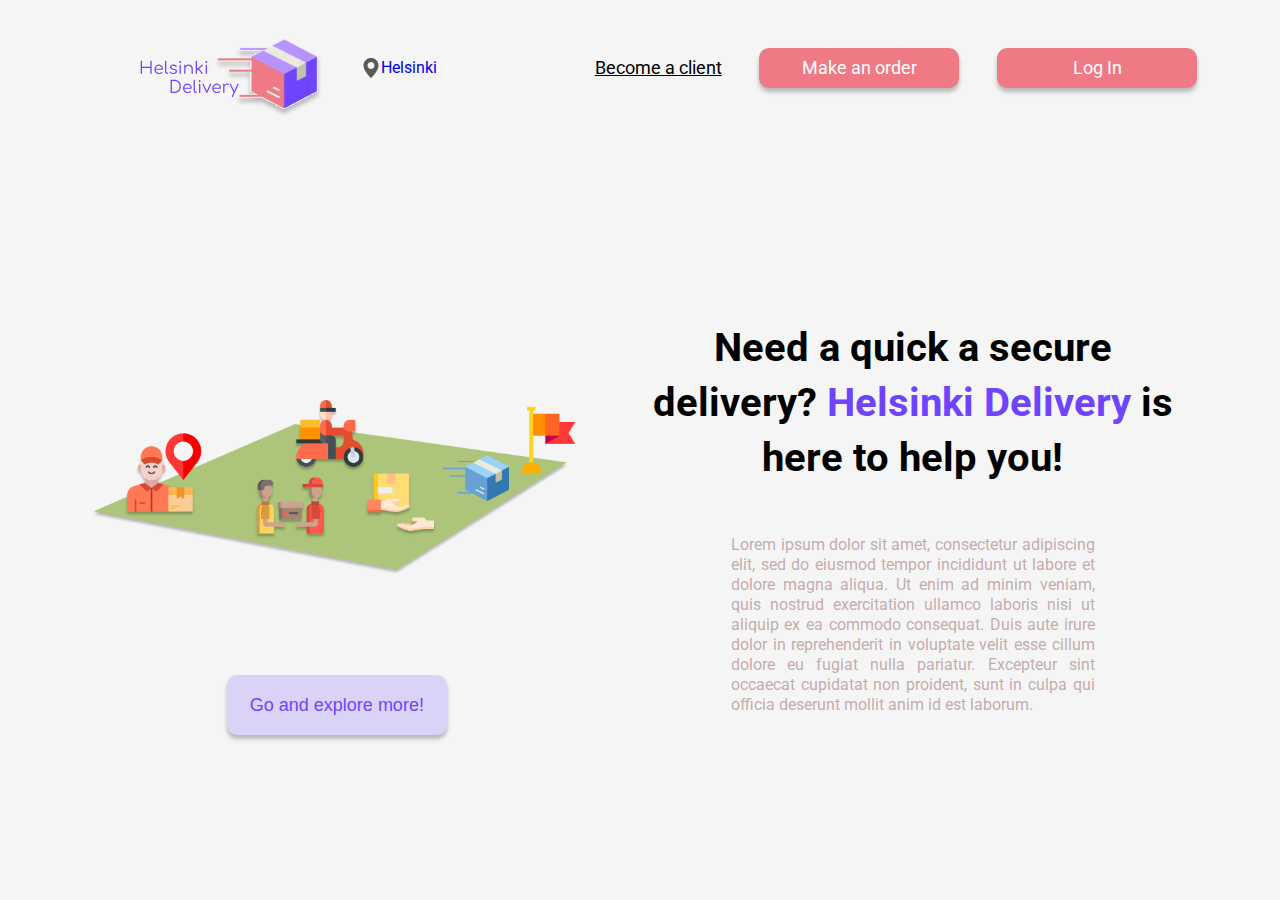
<file: index.html>
<!DOCTYPE html>
<html lang="en">

<head>
    <meta charset="UTF-8">
    <meta http-equiv="X-UA-Compatible" content="IE=edge">
    <meta name="viewport" content="width=device-width, initial-scale=1.0">
    <link rel="stylesheet" href="style.css">
    <title>Helsinki Delivery</title>
</head>

<body>
    <div class="index">
        <header>
            <div class="left-side-header">
                <a href="./index.html">
                    <div class="logo"><img src="/src/logo.svg" alt=""></div>
                </a>
                <div class="location"><a href="#"><img src="/src/pin.png" alt="">
                        <p>Helsinki</p>
                    </a></div>
            </div>
            <div class="right-side-header">
                <nav>
                    <ul>
                        <li><a href="./register.html" id="become-a-client">Become a client</a></li>
                        <li><a href="./register.html">Make an order</a></li>
                        <li><a href="./login.html">Log In</a></li>
                    </ul>
                </nav>
            </div>

        </header>
        <main>
            <div class="banner">
                <img src="/src/banner.png" alt="how it works">
                <button>Go and explore more!</button>
            </div>
            <div class="description">
                <div class="h1-wrapper">
                    <h1>Need a quick a secure delivery? <span>Helsinki Delivery</span> is here to help you!</h1>
                </div>
                <div class="p-wrapper">
                    <p>Lorem ipsum dolor sit amet, consectetur adipiscing elit, sed do eiusmod tempor incididunt ut
                        labore et dolore magna aliqua. Ut enim ad minim veniam, quis nostrud exercitation ullamco
                        laboris nisi ut aliquip ex ea commodo consequat. Duis aute irure dolor in reprehenderit in
                        voluptate velit esse cillum dolore eu fugiat nulla pariatur. Excepteur sint occaecat cupidatat
                        non proident, sunt in culpa qui officia deserunt mollit anim id est laborum.</p>
                </div>
            </div>
        </main>
    </div>

</body>

</html>
</file>
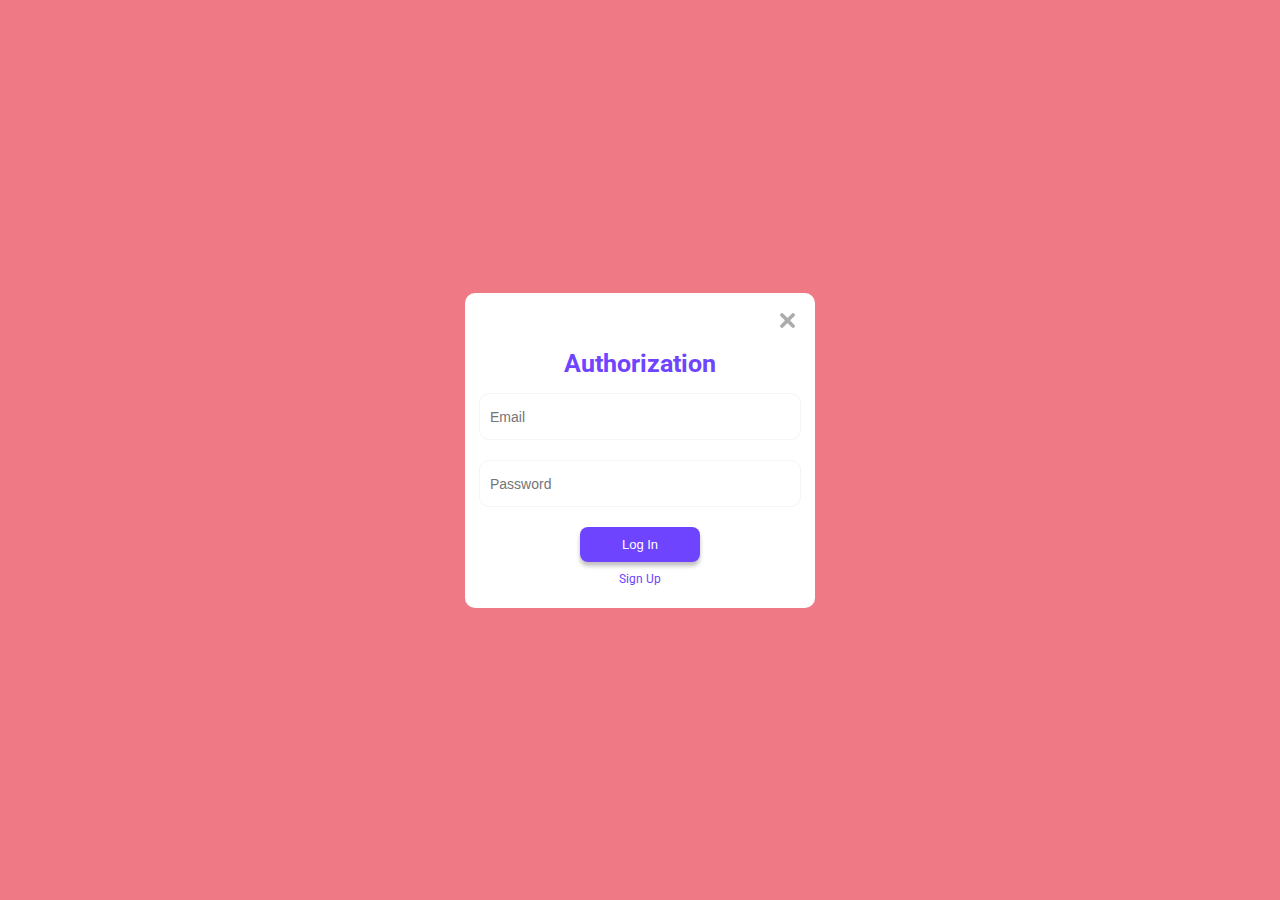
<file: login.html>
<!DOCTYPE html>
<html lang="en">

<head>
  <meta charset="UTF-8">
  <meta http-equiv="X-UA-Compatible" content="IE=edge">
  <meta name="viewport" content="width=device-width, initial-scale=1.0">
  <link rel="stylesheet" href="style.css">
  <title>Log in</title>
</head>

<body>
  <div class="login">
    <form action="#" method="get" class="logging">
      <p class="form-status"></p>
      <h1 class="form-title">Authorization</h1>
      <a href="/index.html"><img src="./src/close.png" alt="" srcset=""></a>
      <input type="email" placeholder="Email" required>
      <input type="password" placeholder="Password" required>
      <button type="submit" id="log-in">Log In</button>
      <a href="/register.html" id="sign-up">Sign Up</a>
    </form>
  </div>
  <script src="/login.js"></script>
</body>

</html>
</file>
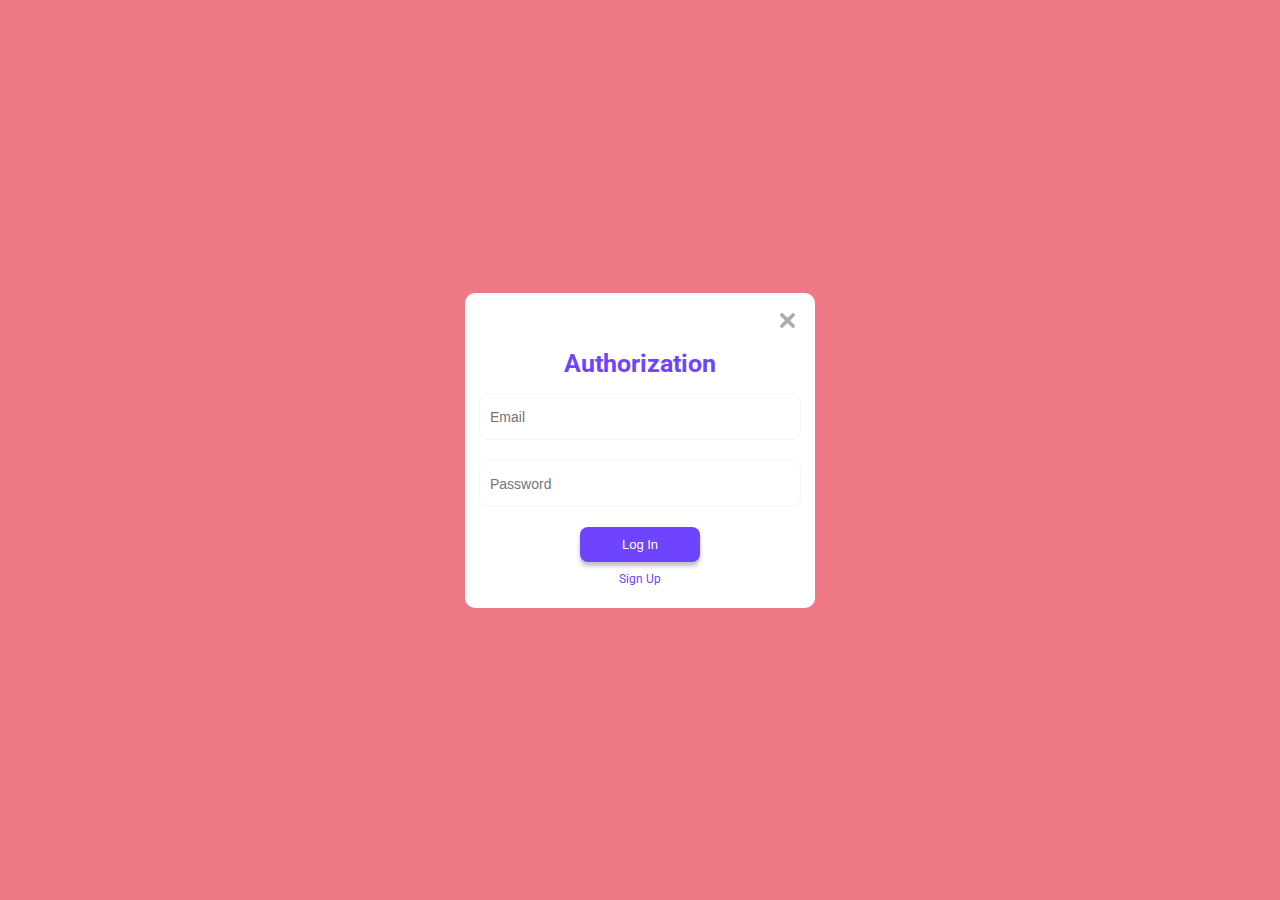
<file: profile.html>
<!DOCTYPE html>
<html lang="en">

<head>
    <meta charset="UTF-8">
    <meta http-equiv="X-UA-Compatible" content="IE=edge">
    <link rel="stylesheet" href="style.css">
    <meta name="viewport" content="width=device-width, initial-scale=1.0">
    <title>Profile</title>
</head>

<body>
    <div class="profile">
        <div class="menu">
            <ul>
                <input type="radio" name="profile-menu" id="my-orders" checked>
                <label for="my-orders">
                    <li>My orders</li>
                </label>
                <input type="radio" name="profile-menu" id="profile">
                <label for="profile">
                    <li>Profile</li>
                </label>
                <input type="radio" name="profile-menu" id="deliveres">
                <label for="deliveres">
                    <li>Avaliable deliveries</li>
                </label>
                <input type="radio" name="profile-menu" id="my-deliveries">
                <label for="my-deliveries">
                    <li>My deliveries</li>
                </label>
                <input type="radio" name="profile-menu" id="create-order-link">
                <label for="create-order-link">
                    <a href="/create.html">
                        <li>Create order</li>
                    </a>
                </label>

            </ul>
        </div>
        <main>
            <header>
                <h1 id="profile-title">My orders</h1>
                <button class="logout-btn">Log out</button>
            </header>
            <div class="avaliable-orders">
                <div class="order-table-avaliable">
                    <div class="order-table-head">
                        <div class="order-id">ID</div>
                        <div class="order-description">Description</div>
                        <div class="order-from">From</div>
                        <div class="order-to">To</div>
                        <div class="order-distance">Distance</div>
                        <div class="order-price">Price</div>
                        <div class="order-status">Status</div>
                        <div class="order-change">Change status</div>

                    </div>
                    <!-- <div class="line"></div>
                    <div class="order-table-row">
                        <div class="order-id">537</div>
                        <div class="order-description">Flowers</div>
                        <div class="order-from">Kitarakuja 3A 18</div>
                        <div class="order-to">Kaarikuja 2B 12</div>
                        <div class="order-distance">60 km</div>
                        <div class="order-price">30 €</div>
                        <div class="order-status">Created</div>
                    </div>
                    <div class="order-table-row">
                        <div class="order-id">416</div>
                        <div class="order-description">Food</div>
                        <div class="order-from">Mikkola 15 4</div>
                        <div class="order-to">Sivatuja 7 154</div>
                        <div class="order-distance">150 km</div>
                        <div class="order-price">540 €</div>
                        <div class="order-status">Delivered</div>
                    </div> -->

                </div>
            </div>
            <div class="orders">
                <div class="order-table">
                    <div class="order-table-head">
                        <div class="order-id">ID</div>
                        <div class="order-description">Description</div>
                        <div class="order-from">From</div>
                        <div class="order-to">To</div>
                        <div class="order-distance">Distance</div>
                        <div class="order-price">Price</div>
                        <div class="order-status">Status</div>
                        <div class="order-change">Change status</div>

                    </div>
                    <!-- <div class="line"></div>
                    <div class="order-table-row">
                        <div class="order-id">537</div>
                        <div class="order-description">Flowers</div>
                        <div class="order-from">Kitarakuja 3A 18</div>
                        <div class="order-to">Kaarikuja 2B 12</div>
                        <div class="order-distance">60 km</div>
                        <div class="order-price">30 €</div>
                        <div class="order-status">Created</div>
                    </div>
                    <div class="order-table-row">
                        <div class="order-id">416</div>
                        <div class="order-description">Food</div>
                        <div class="order-from">Mikkola 15 4</div>
                        <div class="order-to">Sivatuja 7 154</div>
                        <div class="order-distance">150 km</div>
                        <div class="order-price">540 €</div>
                        <div class="order-status">Delivered</div>
                    </div> -->

                </div>
            </div>
            <div class="my-deliveries">
                <div class="delivery-table">
                    <div class="delivery-table-head">
                        <div class="order-id">ID</div>
                        <div class="order-description">Description</div>
                        <div class="order-from">From</div>
                        <div class="order-to">To</div>
                        <div class="order-distance">Distance</div>
                        <div class="order-price">Price</div>
                        <div class="order-status">Status</div>
                        <div class="order-change">Change status</div>
                    </div>
                    <!-- <div class="line"></div>
                                <div class="order-table-row">
                                    <div class="order-id">537</div>
                                    <div class="order-description">Flowers</div>
                                    <div class="order-from">Kitarakuja 3A 18</div>
                                    <div class="order-to">Kaarikuja 2B 12</div>
                                    <div class="order-distance">60 km</div>
                                    <div class="order-price">30 €</div>
                                    <div class="order-status">Created</div>
                                </div>
                                <div class="order-table-row">
                                    <div class="order-id">416</div>
                                    <div class="order-description">Food</div>
                                    <div class="order-from">Mikkola 15 4</div>
                                    <div class="order-to">Sivatuja 7 154</div>
                                    <div class="order-distance">150 km</div>
                                    <div class="order-price">540 €</div>
                                    <div class="order-status">Delivered</div>
                                </div> -->

                </div>
            </div>
            <div class="personal-data">
                <div class="sub-menu">
                    <ul>
                        <input type="radio" name="profile-sub-menu" id="edit-profile" checked>
                        <label for="edit-profile">
                            <li>Edit profile</li>
                        </label>
                        <input type="radio" name="profile-sub-menu" id="password">
                        <label for="password">
                            <li>Password</li>
                        </label>
                        <input type="radio" name="profile-sub-menu" id="delete-profile">
                        <label for="delete-profile">
                            <li>Delete profile</li>
                        </label>
                    </ul>
                </div>
                <div class="edit-profile-data">
                    <div class="edit-inputs">
                        <input type="text" placeholder="First Name" id="firstname-input">
                        <input type="text" placeholder="Last Name" id="lastname-input">
                        <input type="email" placeholder="Email" id="email-input">
                        <!-- <input type="tel" placeholder="Phone number" id="number-input"> -->
                        <!-- <input type="text" placeholder="Address" id="address-input"> -->
                        <button class="save-btn" id="save-profile">Save</button>

                    </div>
                    <div class="side-bar">
                        <div class="profile-photo">
                            <img src="" alt="profile photo">
                        </div>
                    </div>
                    <div class="edit-password hide">
                        <input type="password" placeholder="Current password" id="current-password-input">
                        <input type="password" placeholder="New password" id="new-password-input">
                        <input type="password" placeholder="Confirm password" id="confirm-password-input">
                        <button class="save-btn" id="save-password">Change</button>
                    </div>
                    <div class="delete-profile hide">
                        <input type="password" placeholder="Current password" id="delete-profile-input">
                        <button class="save-btn" id="delete-profile-button">Delete</button>
                    </div>
                </div>
            </div>
        </main>
    </div>
    <script src="./profile.js"></script>
</body>

</html>
</file>
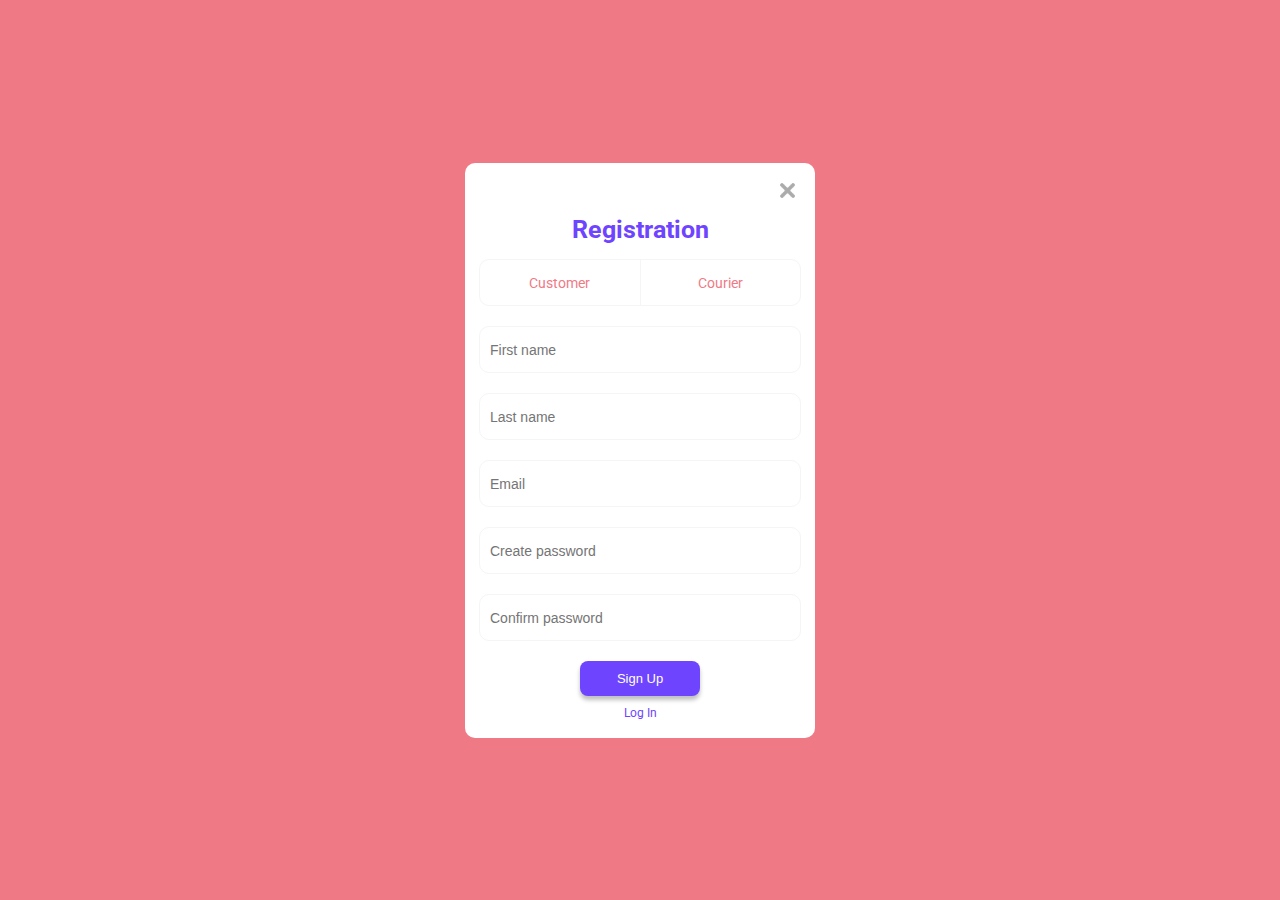
<file: register.html>
<!DOCTYPE html>
<html lang="en">

<head>
    <meta charset="UTF-8">
    <meta http-equiv="X-UA-Compatible" content="IE=edge">
    <meta name="viewport" content="width=device-width, initial-scale=1.0">
    <link rel="stylesheet" href="style.css">
    <title>Registration</title>
</head>

<body>
    <div class="register">

        <form action="/signup" method="post" class="registration">
            <p class="form-status"></p>
            <h1 class="form-title">Registration</h1>
            <a href="/index.html"><img src="./src/close.png" alt="" srcset=""></a>
            <div class="customer">
                <input type="radio" name="radio" id="individual" value="customer">
                <label for="individual" id="radio-individual">Customer </label>
                <input type="radio" name="radio" id="business" value="courier">
                <label for="business" id="radio-business">Courier</label>
            </div>
            <input type="text" placeholder="First name" name="firstname" required>
            <input type="text" placeholder="Last name" name="surname" required>
            <input type="email" placeholder="Email" name="email" required>
            <!-- <input type="tel" placeholder="Phone number" name="phonenumber" required> -->
            <input type="password" placeholder="Create password" name="password" required>
            <input type="password" placeholder="Confirm password" name="confirm" required>
            <button type="submit" id="sign-up">Sign Up</button>
            <a href="/login.html" id="log-in">Log In</a>
        </form>
    </div>
    <script src="./register.js"></script>
</body>

</html>
</file>
<file: style.css>
@import url('https://fonts.googleapis.com/css2?family=Roboto:ital,wght@0,100;0,300;0,400;1,100;1,300&display=swap');
* {
    margin: 0;
    padding: 0;
}
button {
    cursor: pointer;
}
body  {
    font-family: Roboto;

}

a {
    text-decoration: none;
}
li {
    display: flex;
}

/* main page */
.index {
    background-color: whitesmoke;
}
.index header {
    width: 100vw;
    height: 15vh;
    display: flex;
    justify-content: space-between;
    align-items: center;
}
.index .left-side-header {
    width: 35vw;
    display: flex;
    justify-content: center;
    align-items: center;
    margin-left: 5vw;
}
.index .right-side-header {
    margin-right: 5vw;

}
.index .logo {
    margin-right: 3vw;
    margin-top: 25px;
}
.index .location a {
    font-size: 16px;
    display: flex;
    justify-content: center;
    align-items: center;
}

.index nav ul{
    width: 50vw;
    display: flex;
    justify-content: space-around;
    align-items: center;
}
.index nav ul li {
    height: 40px;
    width: 200px;
    display: flex;
    justify-content: center;
    align-items: center;
    font-size: 18px;
    background-color: #EF7A85;
    border-radius: 10px;
    box-shadow: 0px 4px 4px 0px #00000040;
}
.index nav ul li:first-child {
    background-color: unset;
    box-shadow: none;
    width: unset;
}
.index nav a {
    text-decoration: none;
    color: white;
}
.index #become-a-client {
    color: black;
    text-decoration: underline;
}

.index main {
    min-height: 85vh;
    width: 100vw;
    display: flex;
    justify-content: space-around;
    align-items: center;
}
.index .banner {
    width: 45vw;
    height: 85vh;
    display: flex;
    flex-direction: column;
    justify-content: center;
    align-items: center;
    margin-left: 5vw;   
}
.index .banner img {
    width: 90%;
    margin-top: 100px;
}
.index .banner button {
    height: 60px;
    width: 220px;
    background-color: rgba(110, 68, 255, 0.2);
    border: none;
    border-radius: 10px;
    color: rgba(110, 68, 255);
    font-size: 18px;
    margin-top: 100px;
    box-shadow: 0px 4px 4px 0px #00000040;
    font-weight: 400;
}
.index .description {
    width: 50vw;
    height: 80vh;
    display: flex;
    flex-direction: column;
    justify-content: center;  
    align-items: center;
    margin-right: 5vw;   

}
.index h1 {
    font-size: 40px;
    text-align: center;
    margin-bottom: 50px;
    line-height: 55px;
}
.index .h1-wrapper {
    width: 90%;
}
.index .h1-wrapper span {
    color: rgba(110, 68, 255);
}
.index .p-wrapper {
    width: 60%;
}
.index .p-wrapper p {
    font-size: 16px;
    color: rgba(148, 95, 95, 0.5);
    line-height: 20px;
    text-align: justify;
}
/* registration */
.form-title {
    color: rgba(110, 68, 255);
    margin-bottom: 15px;
    font-size: 25px;
    
}

.register, .login {
    height: 100vh;
    display: flex;
    justify-content: center;
    align-items: center;
    background-color: #EF7A85;
}
.register .registration, .login .logging, .create-form {
    height: 560px;
    width: 350px;
    background-color: white;
    display: flex;
    flex-direction: column;
    justify-content: center;
    align-items: center;
    position: relative;
    border-radius: 10px;
    padding-top: 15px;
}
.login .logging {
    height: 300px;
}
.register label, .login label {
    cursor: pointer;
    height: 45px;
    width: 160px;
    display: flex;
    justify-content: center;
    align-items: center;
    color: #EF7A85;
    text-decoration: none;
    font-size: 14px;
}
.register #radio-individual, .login #radio-individual {
    border-radius: 9px 0 0 9px;
    border-right: 1px solid whitesmoke;
}
.register #radio-business, .login #radio-business {
    border-radius: 0 9px 9px 0;
}
.register .customer input, .login .customer input {
    display: none;
}
.register input:checked + label, .login input:checked + label {
    background-color: whitesmoke;
}
.register .customer, .login .customer {
    width: 320px;
    height: 45px;
    margin-bottom: 20px;
    display: flex;
    justify-content: space-around;
    align-items: center;
    border: 1px solid whitesmoke;
    border-radius: 10px;
}
.register input, .login input, .create-form input {
    width: 300px;
    height: 35px;
    margin-bottom: 20px;
    border: 1px solid whitesmoke;
    border-radius: 10px;
    padding: 5px 10px;
    font-size: 14px;
}
.register .registration img, .login .logging img, .create-form img {
    position: absolute;
    top: 20px;
    right: 20px;
    width: 15px;
}
.register .registration button, .login .logging button, .create-form button {
    width: 120px;
    height: 35px;
    display: flex;
    justify-content: center;
    align-items: center;
    border: none;
    border-radius: 8px;
}
.register #sign-up, .login #log-in, .create-form #calculate, .create-form #create{
    background-color: rgba(110, 68, 255);
    color: white;
    box-shadow: 0px 4px 4px 0px #00000040;
    font-size: 13px;
}
.register #log-in, .login #sign-up {
    background-color: unset;
    color: rgba(110, 68, 255);
    font-size: 12px;
    margin-top: 10px;
}



/* profile */
.profile {
    height: 100vh;
    width: 100vw;
    display: flex;
    justify-content: center;
    align-items: center;
}
.profile .menu {
    height: 100vh;
    width: 20vw;
    background-color: #EF7A85;
    display: flex;
    flex-direction: column;
    justify-content: left;
    align-items: center;
}
.profile .menu ul {
    display: flex;
    flex-direction: column;
    text-align: center;
    justify-content: center;
    margin-top: 15vh;
}
.profile .menu ul li {
    margin: 15px;
    font-size: 18px;
}
.profile .menu a:visited {
    color: rgba(110, 68, 255);
}
.profile .menu a {
    color: rgba(110, 68, 255);
}
.profile .menu label {
    color: rgba(245, 245, 245, 0.4);
}
.profile .menu input {
    display: none
}
.profile label {
    z-index: 10;
}
.profile input:checked + label {
    color: white;
}

.profile main {
    height: 100vh;
    width: 80vw;
    display: flex;
    flex-direction: column;
    align-items: center;
}
.profile header {
    width: 80vw;
    height: 15vh;
    display: flex;
    justify-content: space-between;
    align-items: center;
}
.profile header h1 {
    color: rgba(110, 68, 255);
    margin-left: 5vw;
}
.profile .logout-btn, .save-btn {
    width: 120px;
    height: 35px;
    display: flex;
    justify-content: center;
    align-items: center;
    border: none;
    border-radius: 8px;
    margin-right: 100px;
    background-color: #EF7A85;
    color: white;
    box-shadow: 0px 4px 4px 0px #00000040;
}
.profile .personal-data {
    width: 80vw;
    height: 85vh;
    display: none;
    justify-content: center;
    align-items: center;
}
.profile .sub-menu {
    height: 85vh;
    width: 20vw;
    border-right: 1px solid whitesmoke;
    display: flex;
    flex-direction: column;
    justify-content: left;
    align-items: center;
}

.profile .edit-profile-data {
    height: 85vh;
    width: 60vw;
}
.profile .sub-menu input {
    display: none
}
.profile .sub-menu label {
    z-index: 10;
    color: rgba(0, 0, 0, 0.4);
}
.profile .sub-menu input:checked + label {
    color: black;
}
.profile .sub-menu li {
    margin: 31px;
    font-size: 16px;
}
.profile .sub-menu li:first-child {
    margin-top: 15px;
}
.edit-profile-data {
    display: flex;
    justify-content: space-between;
}
.edit-inputs {
    width: 32vw;
    display: flex;
    flex-direction: column;
    align-items: center;
}
.edit-inputs input, .edit-password input, .delete-profile input {
    width: 300px;
    height: 35px;
    margin-bottom: 20px;
    border: 1px solid whitesmoke;
    border-radius: 10px;
    padding: 5px 10px;
    font-size: 14px;
}
.side-bar {
    display: flex;
    flex-direction: column;
    align-items: flex-end;
    width: 20vw;
    margin-right: 100px;
}
.profile-photo {
    width: 200px;
    height: 200px;
    border-radius: 50%;
    background-color: lightgrey;
    display: flex;
    justify-content: center;
    align-items: center;
}
.save-btn {
    margin-right: 0;
    margin-top: 20px;
}
.edit-password {
    width: 32vw;
    display: flex;
    flex-direction: column;
    align-items: center;
}
.edit-password .save-btn, .delete-profile .save-btn {
    margin-top: 20px;
}
.delete-profile {
    width: 32vw;
    display: flex;
    flex-direction: column;
    align-items: center;
}
.hide {
    display: none;
}
.not-filled {
    background-color: rgb(255, 202, 212);
}
.form-status {
    height: 20px;
}

/* orders and orders */

.orders {
    width: 80vw;
    height: 85vh;
    display: flex;
    justify-content: center;
    align-items: center;
}
.avaliable-orders {
    width: 80vw;
    height: 85vh;
    display: none;
    justify-content: center;
    align-items: center;
}
.my-deliveries {
    width: 80vw;
    height: 85vh;
    display: none;
    justify-content: center;
    align-items: center;
}
.order-table, .order-table-avaliable, .delivery-table {
    width: 80vw;
    height: 85vh;
    display: flex;
    flex-direction: column;
    margin-right: 100px;
}
.order-table-head, .order-table-row, .line, .delivery-table-head {
    width: 100%;
    display: flex;
    justify-content: space-around;
    margin-top: 15px;
}
.order-table-head {
    color: grey;
}
.line {
    width: 90%;
    margin-left: 5%;
    height: 0px;
    border-bottom: 1px solid grey;
}

.order-id, .order-description, .order-from, .order-to, .order-status, .order-price, .order-distance, .order-change {
    width: 140px;
    height: 30px;
    display: flex;
    justify-content: center;
    align-items: center;
    font-size: 13px;
} 

.order-bar {
    width: 20vw;
    height: 85vh;
    background-color: lime;
}
.order-bar img {
    width: 20vw;
}
/* Creating order */
.main-create {
    height: 100vh;
    width: 100vw;
    display: flex;
    justify-content: center;
    align-items: center;
    background-color: #EF7A85;
}
.create-form {
    background-color: white;
}
.create-form #calculate {
    color: rgba(110, 68, 255);
    background-color: white;
    box-shadow: none;
    margin-bottom: 5px;
    font-size: 13px;
}
.create {
    display: flex;
    flex-direction: row;
    justify-content: space-around;
}
.create-map {
    width: 660px;
    height: 560px;
    background-color: black;
    margin-left: 20px;
    padding: 8px;
    border-radius: 10px;
}
</file>
